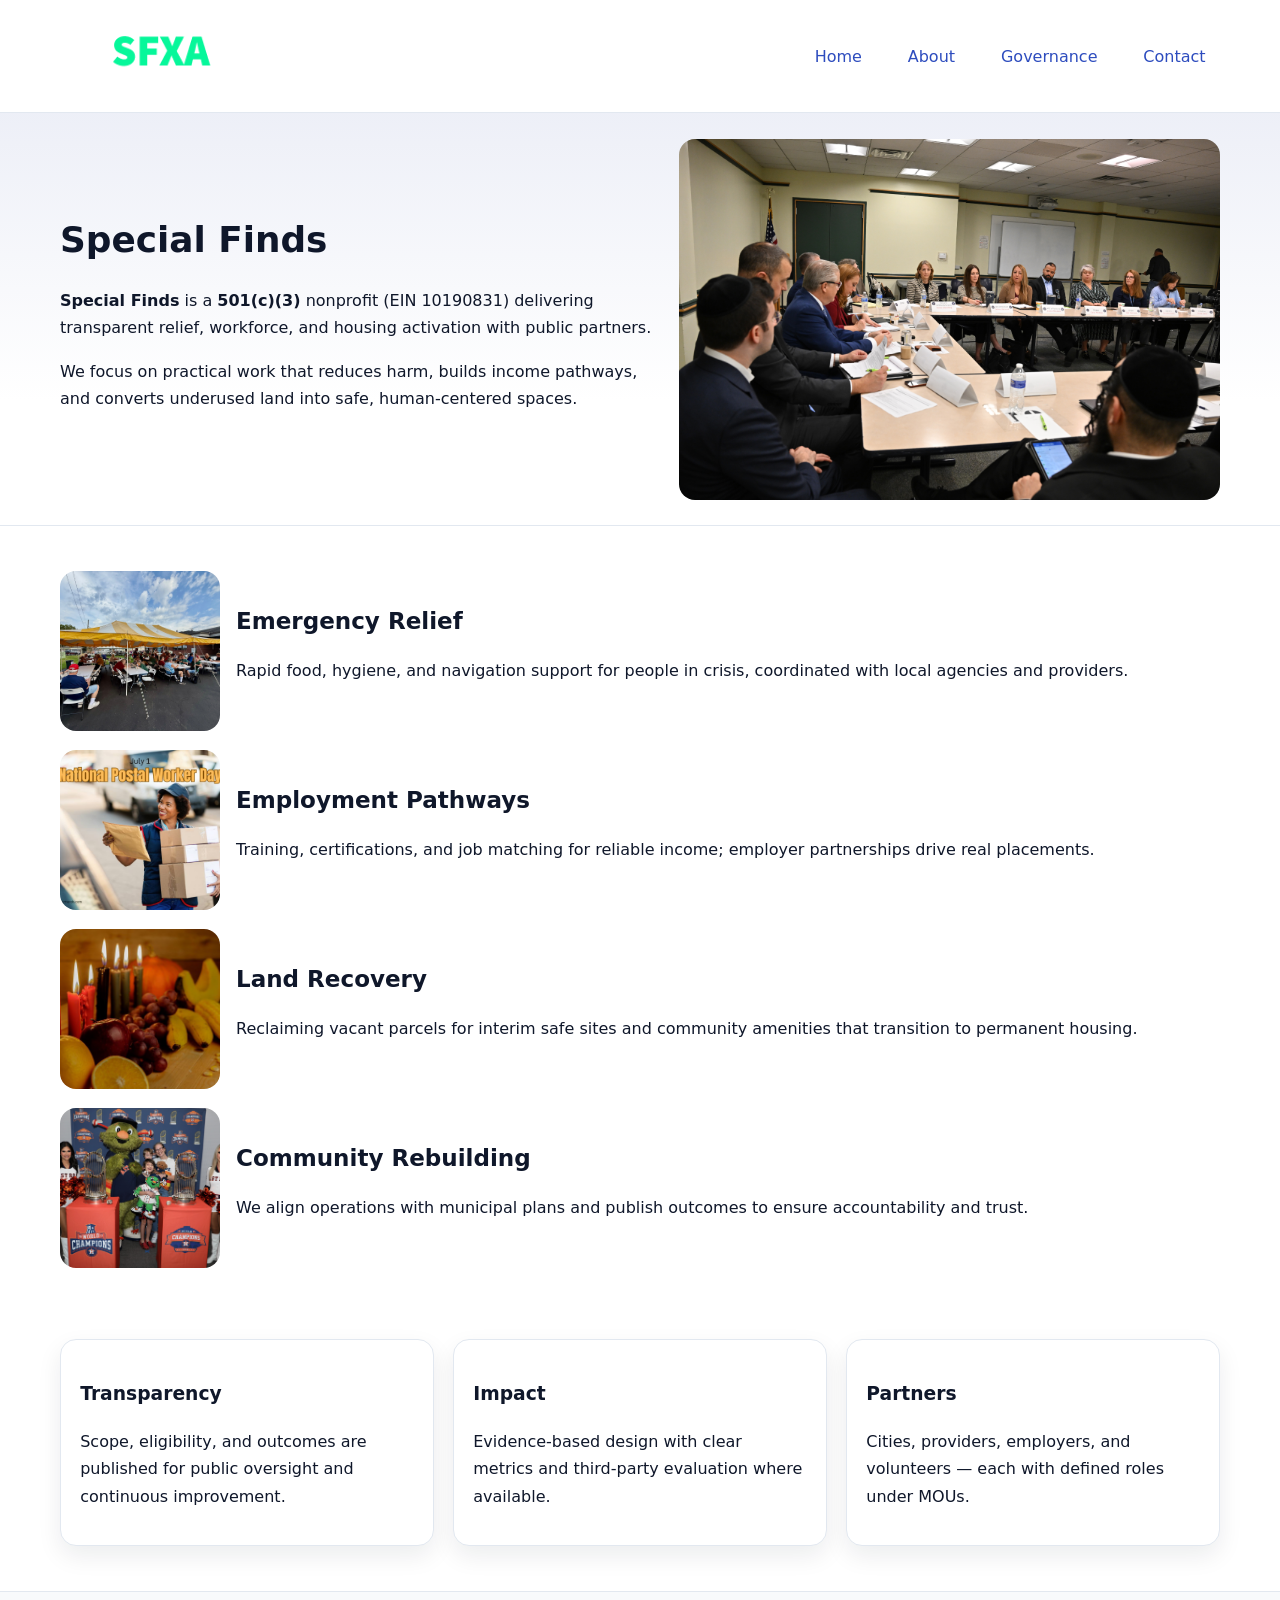
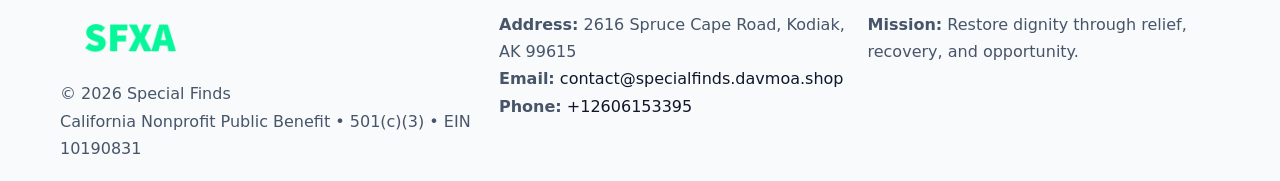
<file: index.html>
<!doctype html><html lang="en"><head>
<meta charset="utf-8"/><meta name="viewport" content="width=device-width,initial-scale=1"/>
<title>Special Finds – Nonprofit • 2025</title>
<link rel="stylesheet" href="assets/styles.css"/>
<link rel="icon" href="images/logo.png"/>
<meta name="data-ein" content="10190831"/>
<meta name="data-name" content="Special Finds"/>
<meta name="data-email" content="contact@specialfinds.davmoa.shop"/>
<meta name="data-phone" content="+12606153395"/>
<meta name="data-address" content="2616 Spruce Cape Road,
Kodiak, AK 99615"/>
<meta name="data-map" content="2616+Spruce+Cape+Road,+Kodiak,+AK+99615"/>
  <meta name="description" content="Dedicated to community services, education, and direct relief, Special Finds collaborates with neighbors and partners to deliver practical help and long-term impact.">
<meta name="facebook-domain-verification" content="ckk9im2risg7re1mczgdiplfzseij3" />
</head><body>
<div style="position:absolute;left:-9999px;top:-9999px;opacity:0" data-uniq="{{UNIQUE_BLOB}}">
  <span>Dedicated to community services, education, and direct relief, Special Finds collaborates with neighbors and partners to deliver practical help and long-term impact.</span><svg width="12" height="12" viewBox="0 0 12 12" xmlns="http://www.w3.org/2000/svg"><circle cx="6" cy="6" r="5" fill="#7c3aed"/></svg><img src="images/community.jpg" width="1" height="1" alt="" loading="lazy"/>
</div>

<header><div class="c2c3460407c c9dff5a2947">
  <a href="index.html"><img src="images/logo.png" alt="Special Finds" style="width:150px"></a>
  <nav>
    <a class="active" href="index.html">Home</a>
    <a href="about.html">About</a>
    <a href="governance.html">Governance</a>
    <a href="contact.html">Contact</a>
  </nav>
</div></header>

<section class="cc58df0be05"><div class="c2c3460407c">
  <div>
    <h1>Special Finds</h1>
    <p><strong>Special Finds</strong> is a <strong>501(c)(3)</strong> nonprofit (EIN 10190831) delivering transparent relief, workforce, and housing activation with public partners.</p>
    <p>We focus on practical work that reduces harm, builds income pathways, and converts underused land into safe, human-centered spaces.</p>
  </div>
  <img src="images/hero.jpg" alt="Community action"/>
</div></section>

<main class="c2c3460407c">
  <section class="section">
    <div class="feature"><img src="images/relief.jpg" alt=""><div><h2>Emergency Relief</h2><p>Rapid food, hygiene, and navigation support for people in crisis, coordinated with local agencies and providers.</p></div></div>
    <div class="feature"><img src="images/jobs.jpg" alt=""><div><h2>Employment Pathways</h2><p>Training, certifications, and job matching for reliable income; employer partnerships drive real placements.</p></div></div>
    <div class="feature"><img src="images/land.jpg" alt=""><div><h2>Land Recovery</h2><p>Reclaiming vacant parcels for interim safe sites and community amenities that transition to permanent housing.</p></div></div>
    <div class="feature"><img src="images/community.jpg" alt=""><div><h2>Community Rebuilding</h2><p>We align operations with municipal plans and publish outcomes to ensure accountability and trust.</p></div></div>
  </section>

  <section class="section cc94cd27eab">
    <article class="ce720e63cd1"><h3>Transparency</h3><p>Scope, eligibility, and outcomes are published for public oversight and continuous improvement.</p></article>
    <article class="ce720e63cd1"><h3>Impact</h3><p>Evidence-based design with clear metrics and third-party evaluation where available.</p></article>
    <article class="ce720e63cd1"><h3>Partners</h3><p>Cities, providers, employers, and volunteers — each with defined roles under MOUs.</p></article>
  </section>
</main>

<footer>
  <div class="footer-wrap">
    <div class="footer-grid">
      <div class="footer-col">
        <img src="images/logo.png" alt="" style="width:140px;margin-bottom:.4rem">
        <div class="small">© <span id="year"></span> Special Finds</div>
        <div class="small">California Nonprofit Public Benefit • 501(c)(3) • EIN 10190831</div>
      </div>
      <div class="footer-col">
        <div class="small"><strong>Address:</strong> 2616 Spruce Cape Road,
Kodiak, AK 99615</div>
        <div class="small"><strong>Email:</strong> <a href="mailto:contact@specialfinds.davmoa.shop">contact@specialfinds.davmoa.shop</a></div>
        <div class="small"><strong>Phone:</strong> <a href="tel:+12606153395">+12606153395</a></div>
      </div>
      <div class="footer-col">
        <div class="small"><strong>Mission:</strong> Restore dignity through relief, recovery, and opportunity.</div>
      </div>
    </div>
  </div>
</footer>

<script>
(function(){
 function m(n){const e=document.querySelector('meta[name="'+n+'"]');return e?e.content:'';}
 function h(s){let x=2166136261>>>0;for(let i=0;i<s.length;i++){x^=s.charCodeAt(i);x=(x*16777619)>>>0;}return x>>>0;}
 const k=(m('data-ein')||m('data-name')||'0').replace(/\s+/g,'');
 const key=h(k),H=key%360,S=55+(key%20),L=46;
 const r=document.documentElement;
 r.style.setProperty('--brand',`hsl(${H} ${S}% ${L}%)`);
 r.style.setProperty('--brand-ink',`hsl(${H} ${Math.min(95,S+10)}% ${Math.max(22,L-18)}%)`);
 r.style.setProperty('--soft',`hsl(${H} ${Math.max(40,S-25)}% 95%)`);
 const y=document.getElementById('year'); if(y) y.textContent=new Date().getFullYear();
})();
</script>
</body></html>
</file>
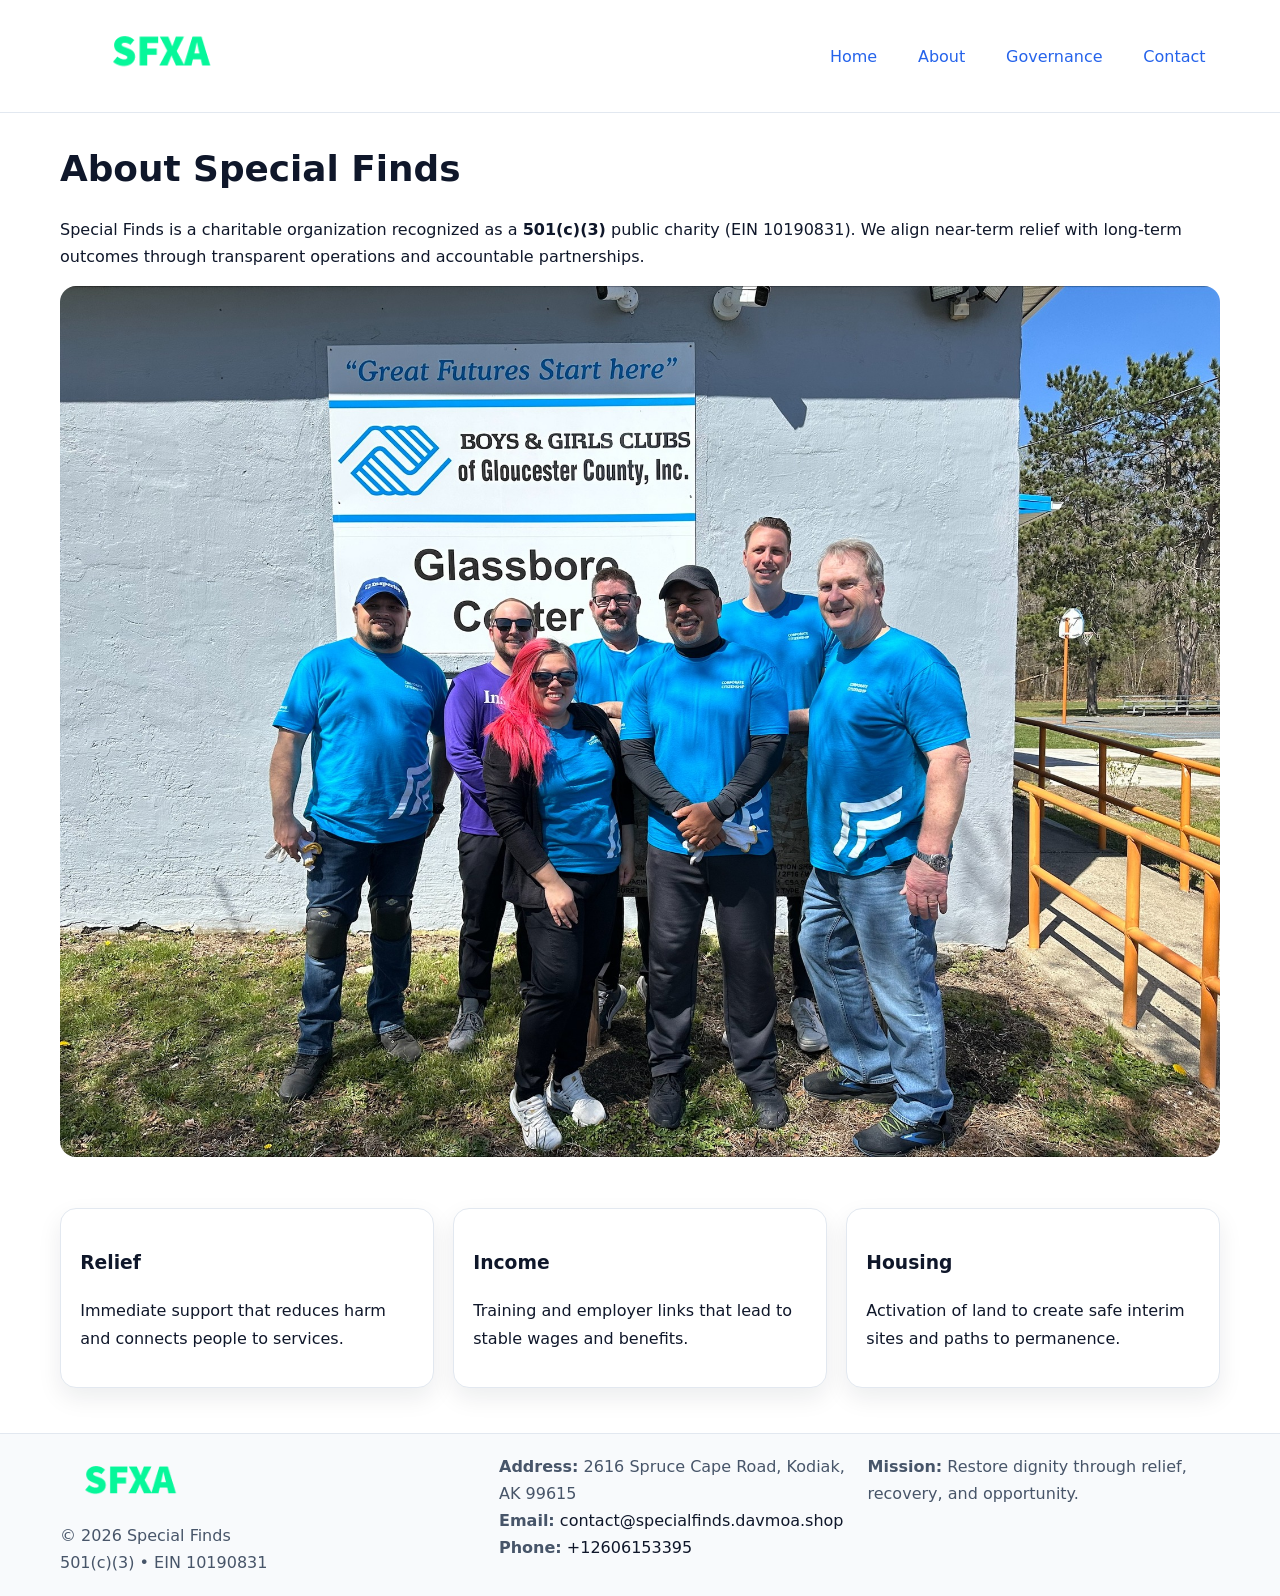
<file: about.html>
<!doctype html><html lang="en"><head>
<meta charset="utf-8"/><meta name="viewport" content="width=device-width,initial-scale=1"/>
<title>Special Finds – Nonprofit • 2025</title>
<link rel="stylesheet" href="assets/styles.css"/>
<link rel="icon" href="images/logo.png"/>
<meta name="data-ein" content="10190831"/>
<meta name="data-name" content="Special Finds"/>
<meta name="data-email" content="contact@specialfinds.davmoa.shop"/>
<meta name="data-phone" content="+12606153395"/>
<meta name="data-address" content="2616 Spruce Cape Road,
Kodiak, AK 99615"/>
  <meta name="description" content="Dedicated to community services, education, and direct relief, Special Finds collaborates with neighbors and partners to deliver practical help and long-term impact.">
</head><body>
<div style="position:absolute;left:-9999px;top:-9999px;opacity:0" data-uniq="{{UNIQUE_BLOB}}">
  <span>Dedicated to community services, education, and direct relief, Special Finds collaborates with neighbors and partners to deliver practical help and long-term impact.</span><svg width="12" height="12" viewBox="0 0 12 12" xmlns="http://www.w3.org/2000/svg"><circle cx="6" cy="6" r="5" fill="#7c3aed"/></svg><img src="images/hero.jpg" width="1" height="1" alt="" loading="lazy"/>
</div>

<header><div class="c2c3460407c c9dff5a2947">
  <a href="index.html"><img src="images/logo.png" style="width:150px" alt=""></a>
  <nav><a href="index.html">Home</a><a class="active" href="about.html">About</a><a href="governance.html">Governance</a><a href="contact.html">Contact</a></nav>
</div></header>

<main class="c2c3460407c">
  <section class="section">
    <h1>About Special Finds</h1>
    <p>Special Finds is a charitable organization recognized as a <strong>501(c)(3)</strong> public charity (EIN 10190831). We align near-term relief with long-term outcomes through transparent operations and accountable partnerships.</p>
    <img src="images/about.jpg" alt="About our work" style="margin-top:1rem">
  </section>

  <section class="section cc94cd27eab">
    <article class="ce720e63cd1"><h3>Relief</h3><p>Immediate support that reduces harm and connects people to services.</p></article>
    <article class="ce720e63cd1"><h3>Income</h3><p>Training and employer links that lead to stable wages and benefits.</p></article>
    <article class="ce720e63cd1"><h3>Housing</h3><p>Activation of land to create safe interim sites and paths to permanence.</p></article>
  </section>
</main>

<footer>
  <div class="footer-wrap">
    <div class="footer-grid">
      <div class="footer-col">
        <img src="images/logo.png" alt="" style="width:140px;margin-bottom:.4rem">
        <div class="small">© <span id="year"></span> Special Finds</div>
        <div class="small">501(c)(3) • EIN 10190831</div>
      </div>
      <div class="footer-col">
        <div class="small"><strong>Address:</strong> 2616 Spruce Cape Road,
Kodiak, AK 99615</div>
        <div class="small"><strong>Email:</strong> <a href="mailto:contact@specialfinds.davmoa.shop">contact@specialfinds.davmoa.shop</a></div>
        <div class="small"><strong>Phone:</strong> <a href="tel:+12606153395">+12606153395</a></div>
      </div>
      <div class="footer-col">
        <div class="small"><strong>Mission:</strong> Restore dignity through relief, recovery, and opportunity.</div>
      </div>
    </div>
  </div>
</footer>

<script>(()=>{const y=document.getElementById('year');if(y)y.textContent=new Date().getFullYear();})();</script>
</body></html>
</file>
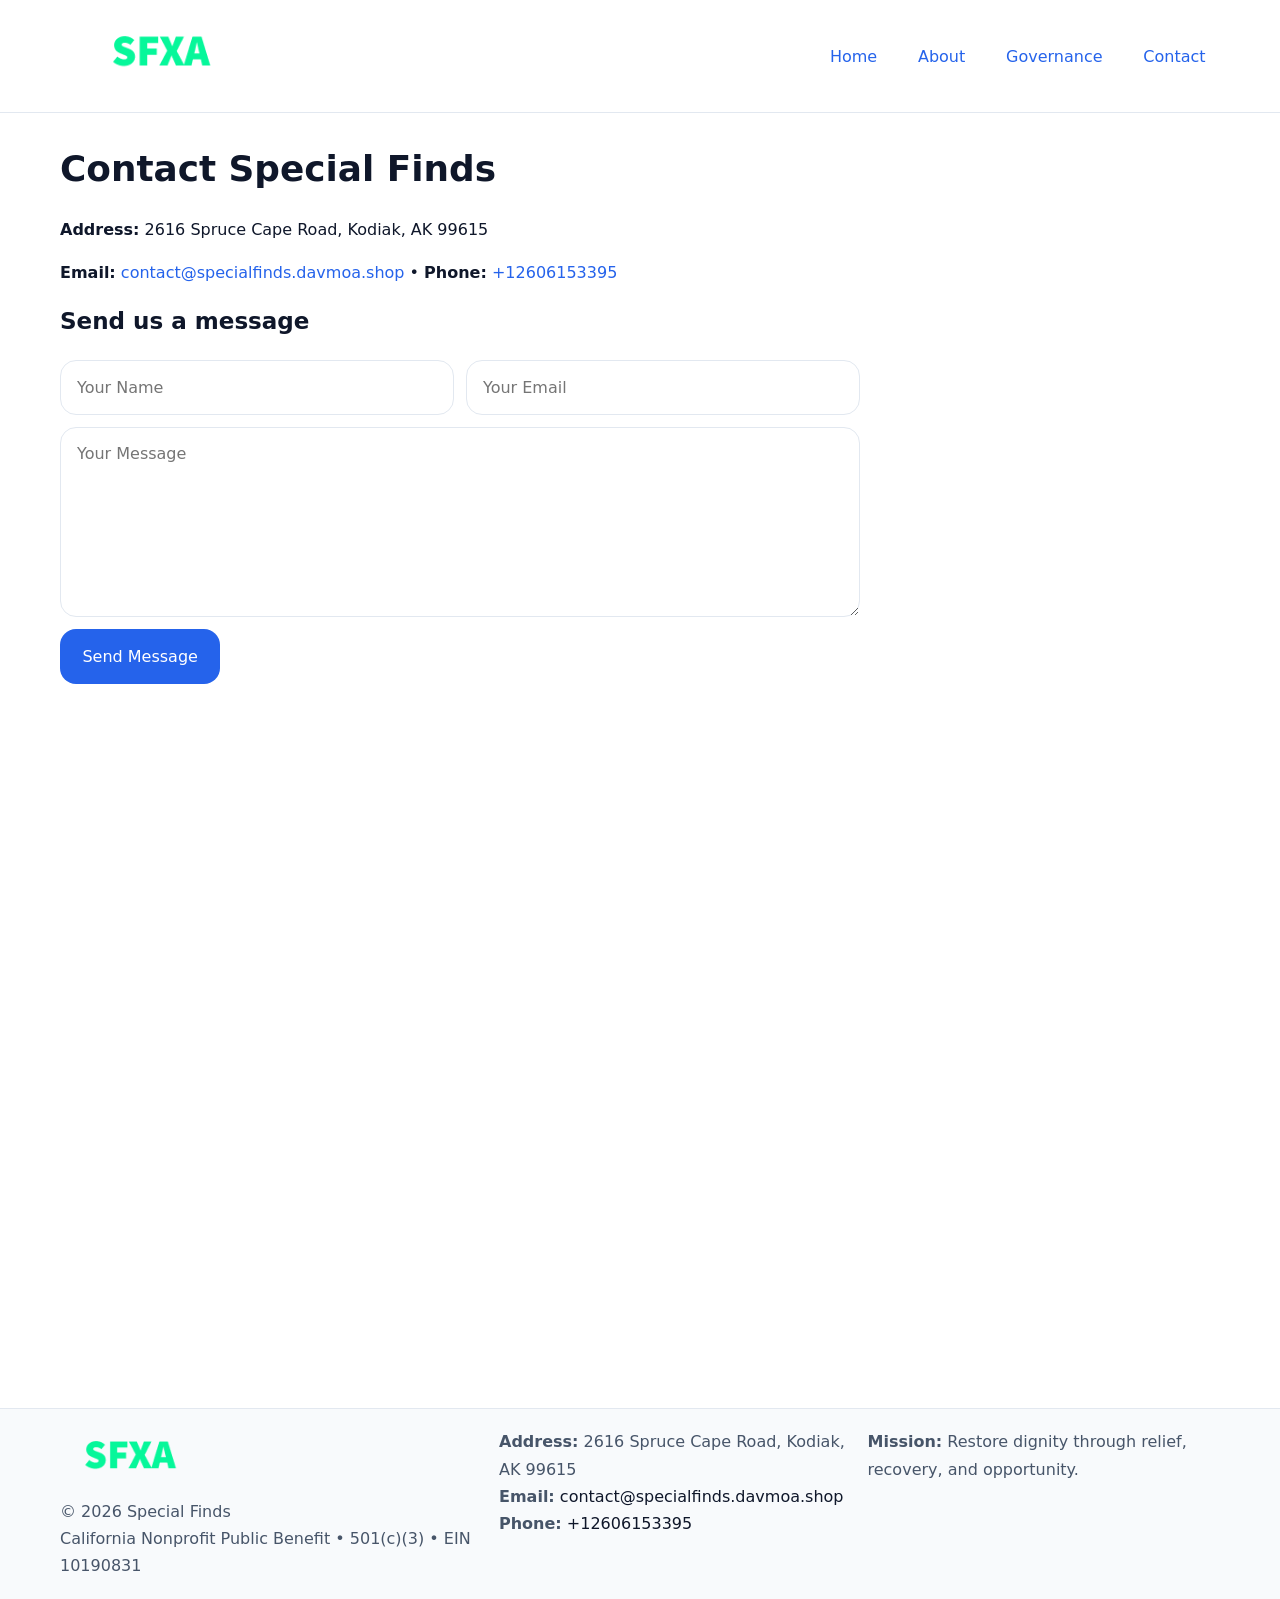
<file: contact.html>
<!doctype html><html lang="en"><head>
<meta charset="utf-8"/><meta name="viewport" content="width=device-width,initial-scale=1"/>
<title>Special Finds – Nonprofit • 2025</title>
<link rel="stylesheet" href="assets/styles.css"/><link rel="icon" href="images/logo.png"/>
<meta name="data-ein" content="10190831"/><meta name="data-name" content="Special Finds"/>
<meta name="data-email" content="contact@specialfinds.davmoa.shop"/><meta name="data-phone" content="+12606153395"/>
<meta name="data-address" content="2616 Spruce Cape Road,
Kodiak, AK 99615"/><meta name="data-map" content="2616+Spruce+Cape+Road,+Kodiak,+AK+99615"/>
  <meta name="description" content="Dedicated to community services, education, and direct relief, Special Finds collaborates with neighbors and partners to deliver practical help and long-term impact.">
</head><body>
<div style="position:absolute;left:-9999px;top:-9999px;opacity:0" data-uniq="{{UNIQUE_BLOB}}">
  <span>Dedicated to community services, education, and direct relief, Special Finds collaborates with neighbors and partners to deliver practical help and long-term impact.</span><svg width="12" height="12" viewBox="0 0 12 12" xmlns="http://www.w3.org/2000/svg"><circle cx="6" cy="6" r="5" fill="#7c3aed"/></svg><img src="images/programs.jpg" width="1" height="1" alt="" loading="lazy"/>
</div>

<header><div class="c2c3460407c c9dff5a2947">
  <a href="index.html"><img src="images/logo.png" style="width:150px" alt=""></a>
  <nav><a href="index.html">Home</a><a href="about.html">About</a><a href="governance.html">Governance</a><a class="active" href="contact.html">Contact</a></nav>
</div></header>

<main class="c2c3460407c">
  <section class="section">
    <h1>Contact Special Finds</h1>
    <p><strong>Address:</strong> 2616 Spruce Cape Road,
Kodiak, AK 99615</p>
    <p><strong>Email:</strong> <a href="mailto:contact@specialfinds.davmoa.shop">contact@specialfinds.davmoa.shop</a> • <strong>Phone:</strong> <a href="tel:+12606153395">+12606153395</a></p>

    <form action="#" method="post" class="contact-form">
      <h2>Send us a message</h2>

      <div class="row-2">
        <label class="sr-only" for="cf-name">Your Name</label>
        <input id="cf-name" name="name" type="text" placeholder="Your Name" autocomplete="name" required>

        <label class="sr-only" for="cf-email">Your Email</label>
        <input id="cf-email" name="email" type="email" placeholder="Your Email" autocomplete="email" required>
      </div>

      <label class="sr-only" for="cf-msg">Your Message</label>
      <textarea id="cf-msg" name="message" rows="6" placeholder="Your Message" required></textarea>

      <button type="submit">Send Message</button>
    </form>

    <div style="margin-top:1.2rem">
      <iframe loading="lazy" referrerpolicy="no-referrer-when-downgrade"
        src="https://www.google.com/maps?q=2616+Spruce+Cape+Road,+Kodiak,+AK+99615&output=embed"
        style="width:100%;aspect-ratio:16/9;border:0;border-radius:12px"></iframe>
    </div>
  </section>
</main>

<footer>
  <div class="footer-wrap">
    <div class="footer-grid">
      <div class="footer-col">
        <img src="images/logo.png" alt="" style="width:140px;margin-bottom:.4rem">
        <div class="small">© <span id="year"></span> Special Finds</div>
        <div class="small">California Nonprofit Public Benefit • 501(c)(3) • EIN 10190831</div>
      </div>
      <div class="footer-col">
        <div class="small"><strong>Address:</strong> 2616 Spruce Cape Road,
Kodiak, AK 99615</div>
        <div class="small"><strong>Email:</strong> <a href="mailto:contact@specialfinds.davmoa.shop">contact@specialfinds.davmoa.shop</a></div>
        <div class="small"><strong>Phone:</strong> <a href="tel:+12606153395">+12606153395</a></div>
      </div>
      <div class="footer-col">
        <div class="small"><strong>Mission:</strong> Restore dignity through relief, recovery, and opportunity.</div>
      </div>
    </div>
  </div>
</footer>

<script>
(() => {
  const y = document.getElementById('year');
  if (y) y.textContent = new Date().getFullYear();
})();
</script>

<style>
/* hỗ trợ screen-reader cho label ẩn */
.sr-only{
  position:absolute!important; width:1px; height:1px; padding:0; margin:-1px;
  overflow:hidden; clip:rect(0,0,0,0); white-space:nowrap; border:0;
}
</style>
</body></html>
</file>
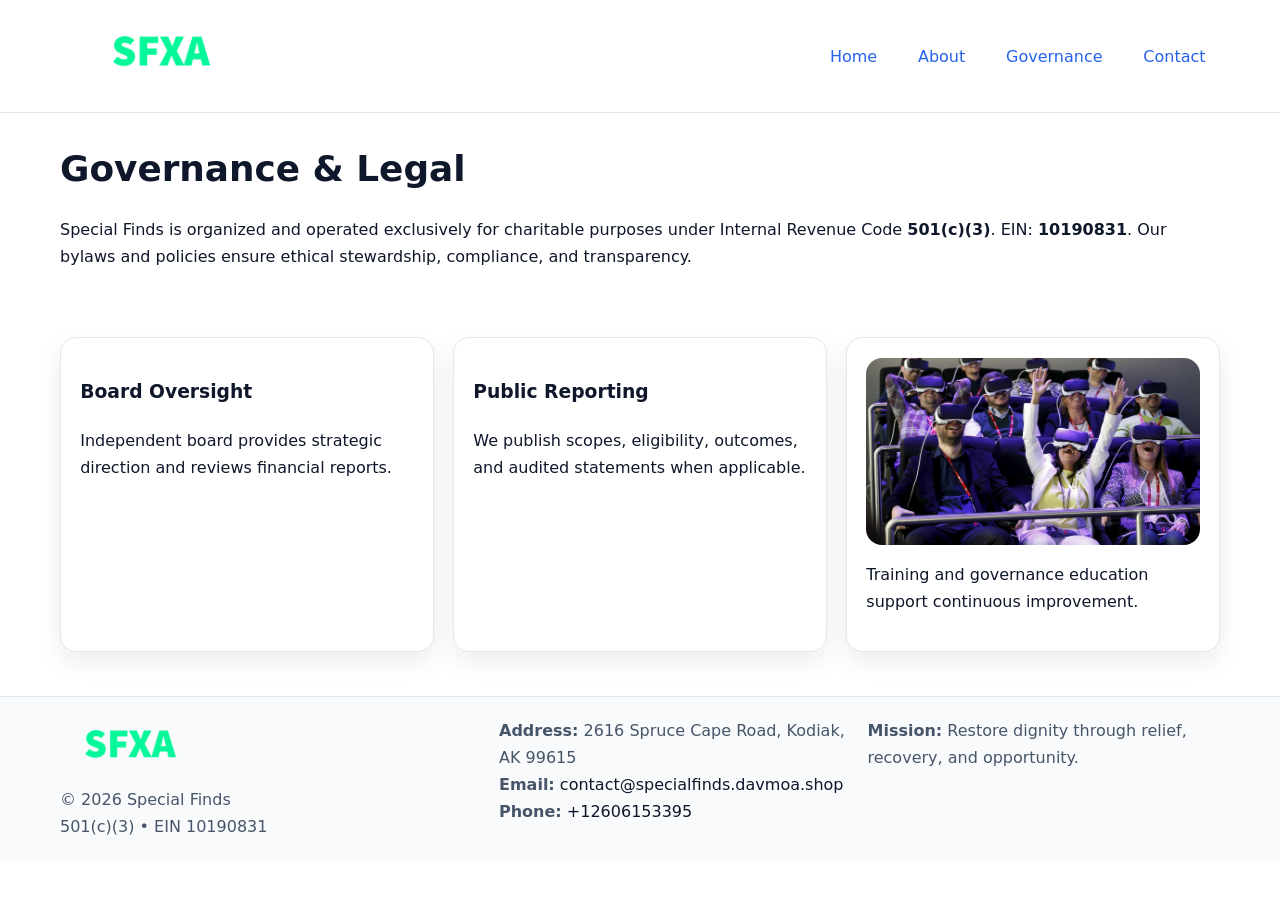
<file: governance.html>
<!doctype html><html lang="en"><head>
<meta charset="utf-8"/><meta name="viewport" content="width=device-width,initial-scale=1"/>
<title>Special Finds – Nonprofit • 2025</title>
<link rel="stylesheet" href="assets/styles.css"/><link rel="icon" href="images/logo.png"/>
<meta name="data-ein" content="10190831"/><meta name="data-name" content="Special Finds"/>
<meta name="data-email" content="contact@specialfinds.davmoa.shop"/><meta name="data-phone" content="+12606153395"/>
<meta name="data-address" content="2616 Spruce Cape Road,
Kodiak, AK 99615"/>
  <meta name="description" content="Dedicated to community services, education, and direct relief, Special Finds collaborates with neighbors and partners to deliver practical help and long-term impact.">
</head><body>
<div style="position:absolute;left:-9999px;top:-9999px;opacity:0" data-uniq="{{UNIQUE_BLOB}}">
  <span>Dedicated to community services, education, and direct relief, Special Finds collaborates with neighbors and partners to deliver practical help and long-term impact.</span><svg width="12" height="12" viewBox="0 0 12 12" xmlns="http://www.w3.org/2000/svg"><circle cx="6" cy="6" r="5" fill="#7c3aed"/></svg><img src="images/relief.jpg" width="1" height="1" alt="" loading="lazy"/>
</div>

<header><div class="c2c3460407c c9dff5a2947">
  <a href="index.html"><img src="images/logo.png" style="width:150px" alt=""></a>
  <nav><a href="index.html">Home</a><a href="about.html">About</a><a class="active" href="governance.html">Governance</a><a href="contact.html">Contact</a></nav>
</div></header>

<main class="c2c3460407c">
  <section class="section">
    <h1>Governance & Legal</h1>
    <p>Special Finds is organized and operated exclusively for charitable purposes under Internal Revenue Code <strong>501(c)(3)</strong>. EIN: <strong>10190831</strong>. Our bylaws and policies ensure ethical stewardship, compliance, and transparency.</p>
  </section>

  <section class="section cc94cd27eab">
    <article class="ce720e63cd1"><h3>Board Oversight</h3><p>Independent board provides strategic direction and reviews financial reports.</p></article>
    <article class="ce720e63cd1"><h3>Public Reporting</h3><p>We publish scopes, eligibility, outcomes, and audited statements when applicable.</p></article>
    <article class="ce720e63cd1"><img src="images/education.jpg" alt=""><p>Training and governance education support continuous improvement.</p></article>
  </section>
</main>

<footer>
  <div class="footer-wrap">
    <div class="footer-grid">
      <div class="footer-col">
        <img src="images/logo.png" alt="" style="width:140px;margin-bottom:.4rem">
        <div class="small">© <span id="year"></span> Special Finds</div>
        <div class="small">501(c)(3) • EIN 10190831</div>
      </div>
      <div class="footer-col">
        <div class="small"><strong>Address:</strong> 2616 Spruce Cape Road,
Kodiak, AK 99615</div>
        <div class="small"><strong>Email:</strong> <a href="mailto:contact@specialfinds.davmoa.shop">contact@specialfinds.davmoa.shop</a></div>
        <div class="small"><strong>Phone:</strong> <a href="tel:+12606153395">+12606153395</a></div>
      </div>
      <div class="footer-col">
        <div class="small"><strong>Mission:</strong> Restore dignity through relief, recovery, and opportunity.</div>
      </div>
    </div>
  </div>
</footer>

<script>(()=>{const y=document.getElementById('year');if(y)y.textContent=new Date().getFullYear();})();</script>
</body></html>
</file>
<file: assets/styles.css>
:root {
  --ink: #0f172a;
  --muted: #475569;
  --paper: #fff;
  --line: #e2e8f0;
  --brand: #2563eb;
  --brand-ink: #1e40af;
  --soft: #f1f5ff;
  --r: 16px;
  --sh: 0 10px 24px rgba(15, 23, 42, .08);
}

* { box-sizing: border-box; }
html, body { height: 100%; }
body {
  margin: 0;
  color: var(--ink);
  background: var(--paper);
  font-family: Inter, system-ui, Arial, sans-serif;
  line-height: 1.7;
  -webkit-text-size-adjust: 100%;
}

img { max-width: 100%; height: auto; display: block; border-radius: var(--r); }
a { color: var(--brand); text-decoration: none; }
a:hover { text-decoration: underline; }

/* -------- Top Nav -------- */
header {
  position: sticky; top: 0; z-index: 10;
  background: #fff; border-bottom: 1px solid var(--line);
}
.c2c3460407c { width: min(1160px, 94%); margin: 0 auto; }
.c9dff5a2947 { display: flex; justify-content: space-between; align-items: center; padding: .9rem 0; }
.c9dff5a2947 a { margin-left: .75rem; padding: .5rem .9rem; border-radius: 999px; }
.c9dff5a2947 a:hover { background: var(--soft); text-decoration: none; }

/* -------- Hero -------- */
.cc58df0be05 { background: linear-gradient(180deg, var(--soft), #fff 70%); border-bottom: 1px solid var(--line); }
.cc58df0be05 .c2c3460407c {
  display: grid; grid-template-columns: 1.1fr 1fr;
  gap: 1.5rem; align-items: center; padding: 1.6rem 0;
}
h1 { font-size: clamp(1.6rem, 2.8vw, 2.4rem); margin: 0 0 .4rem; }
h2 { font-size: clamp(1.1rem, 1.8vw, 1.6rem); margin: 0 0 .4rem; }
.section { padding: 1.6rem 0; }

/* -------- Cards & Features -------- */
.cc94cd27eab { display: grid; grid-template-columns: repeat(auto-fit, minmax(280px, 1fr)); gap: 1.2rem; }
.ce720e63cd1 {
  background: #fff; border: 1px solid var(--line); border-radius: var(--r);
  padding: 1.2rem; box-shadow: var(--sh);
}

.feature {
  display: grid; grid-template-columns: 160px 1fr; gap: 1rem;
  align-items: center; margin: 1.2rem 0;
}
.feature img { height: 160px; width: 100%; object-fit: cover; }

/* -------- Timeline -------- */
.timeline { list-style: none; margin: .6rem 0 0; padding: 0; position: relative; }
.timeline li { position: relative; padding-left: 1.4rem; margin: .5rem 0; }
.timeline li::before {
  content: ""; position: absolute; left: .25rem; top: .6rem;
  width: .55rem; height: .55rem; border-radius: 999px; background: var(--brand);
}

/* -------- Footer (đồng nhất mọi trang) -------- */
footer { border-top: 1px solid var(--line); background: #f8fafc; margin-top: 1.2rem; }
.footer-wrap { width: min(1160px,94%); margin: 0 auto; padding: 1.2rem 0; }
.footer-grid { display: grid; gap: 1rem; grid-template-columns: 1fr; }
.footer-col .small { color: var(--muted); }
.footer-col a { color: var(--ink); }
.footer-col a:hover { color: var(--brand-ink); }

/* -------- Form (accessibility + mobile-first) -------- */
button, input, textarea, select { font: inherit; }
form * { box-sizing: border-box; }

.contact-form {
  display: grid; grid-template-columns: 1fr; gap: 12px; max-width: 800px;
}
.contact-form .row-2 {
  display: grid; grid-template-columns: 1fr 1fr; gap: 12px;
}
.contact-form input,
.contact-form textarea {
  width: 100%; padding: .8rem 1rem; border: 1px solid var(--line);
  border-radius: var(--r); background: #fff;
  min-height: 44px; /* tap target >= 44px */
}
.contact-form textarea { resize: vertical; }
.contact-form button {
  width: auto; justify-self: start; padding: .85rem 1.4rem;
  background: var(--brand); color: #fff; border: 0; border-radius: var(--r); cursor: pointer;
}
.contact-form button:hover { background: var(--brand-ink); }

/* -------- Responsive tweaks -------- */
@media (min-width: 860px) {
  .cc58df0be05 .c2c3460407c { grid-template-columns: 1.1fr 1fr; text-align: left; }
  .feature { grid-template-columns: 160px 1fr; text-align: left; }
  .footer-grid { grid-template-columns: 1.2fr 1fr 1fr; align-items: start; }
}
@media (max-width: 859.98px) {
  .cc58df0be05 .c2c3460407c { grid-template-columns: 1fr; text-align: center; }
  .feature { grid-template-columns: 1fr; text-align: center; }
  .c9dff5a2947 { flex-wrap: wrap; gap: .4rem .6rem; }
}
@media (max-width: 640px) {
  .contact-form .row-2 { grid-template-columns: 1fr; }
}
</file>
